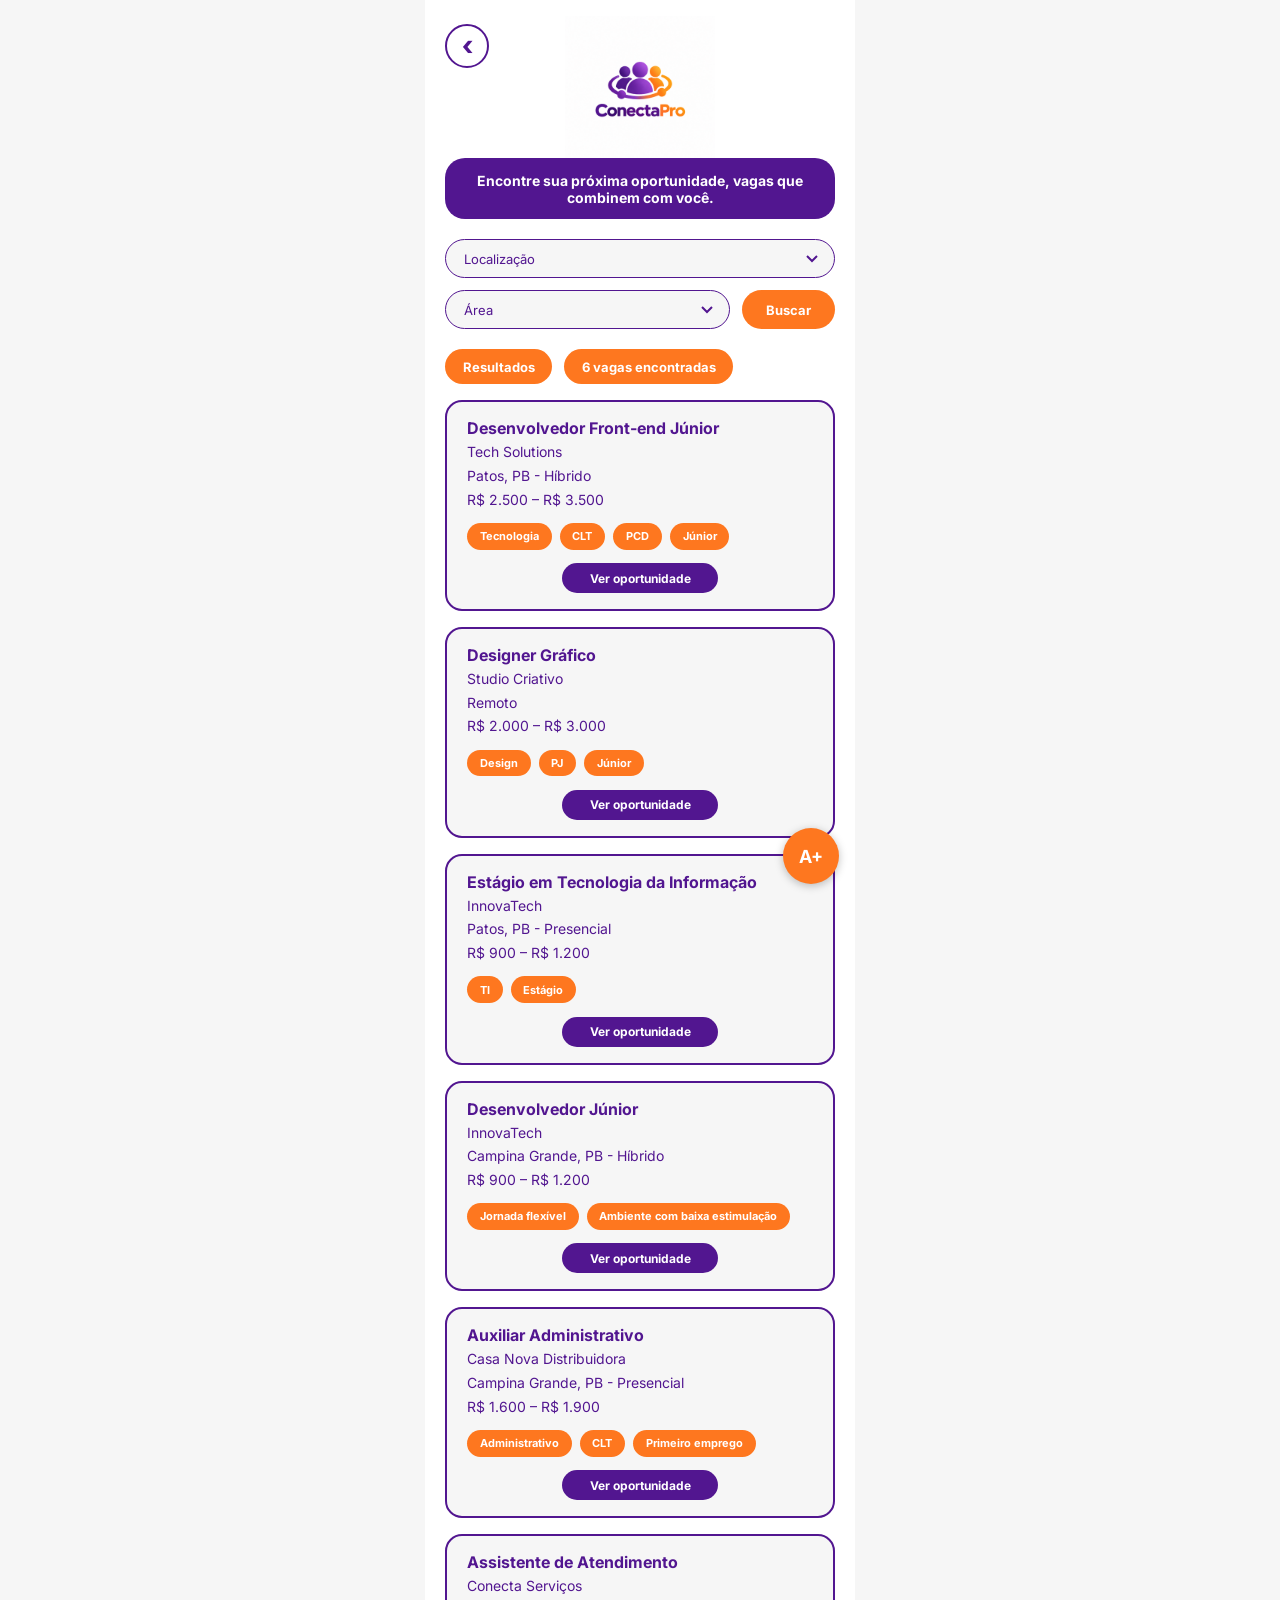
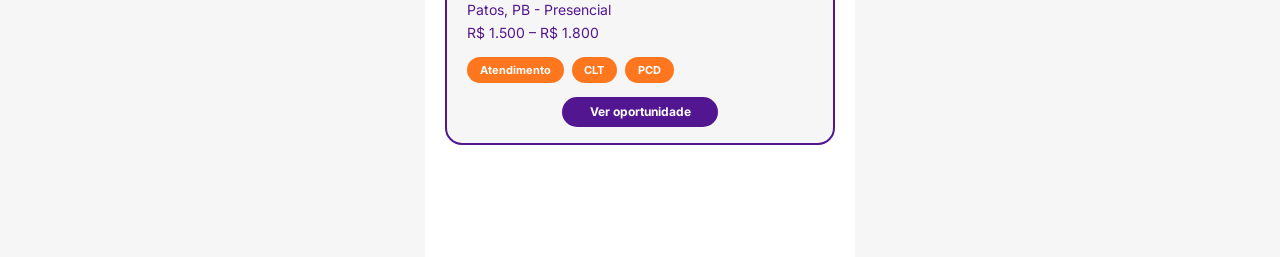
<file: index.html>
<!DOCTYPE html>
<html lang="pt-BR">
<head>
  <meta charset="UTF-8">
  <meta name="viewport" content="width=device-width, initial-scale=1">
  <title>Vagas | ConectaPro</title>
  <link rel="preconnect" href="https://fonts.googleapis.com">
  <link rel="preconnect" href="https://fonts.gstatic.com" crossorigin>
  <link href="https://fonts.googleapis.com/css2?family=Inter:wght@400;500;700&display=swap" rel="stylesheet">
  <link rel="stylesheet" href="css/style.css">
</head>
<body>
  <main class="app">
    <header class="topo">
      <a class="voltar" href="#" onclick="history.back(); return false;" aria-label="Voltar">‹</a>
      <img class="logo" src="img/logo.png" alt="ConectaPro">
      <h1 class="faixa">Encontre sua próxima oportunidade, vagas que combinem com você.</h1>
    </header>

    <form id="filtros" class="filtros">
      <label class="sr-only" for="local">Localização</label>
      <select id="local" class="campo"><option value="">Localização</option></select>
      <div class="linha">
        <label class="sr-only" for="area">Área</label>
        <select id="area" class="campo"><option value="">Área</option></select>
        <button class="btn btn-laranja" type="submit">Buscar</button>
      </div>
    </form>

    <div class="pills">
      <span class="pill">Resultados</span>
      <span class="pill" id="contador" aria-live="polite"></span>
    </div>

    <section id="lista" aria-label="Lista de vagas"></section>
  </main>

  <button class="acess" id="acess" type="button" aria-pressed="false" aria-label="Aumentar tamanho do texto">A+</button>

  <script src="js/comum.js"></script>
  <script src="js/vagas.js"></script>
</body>
</html>
</file>
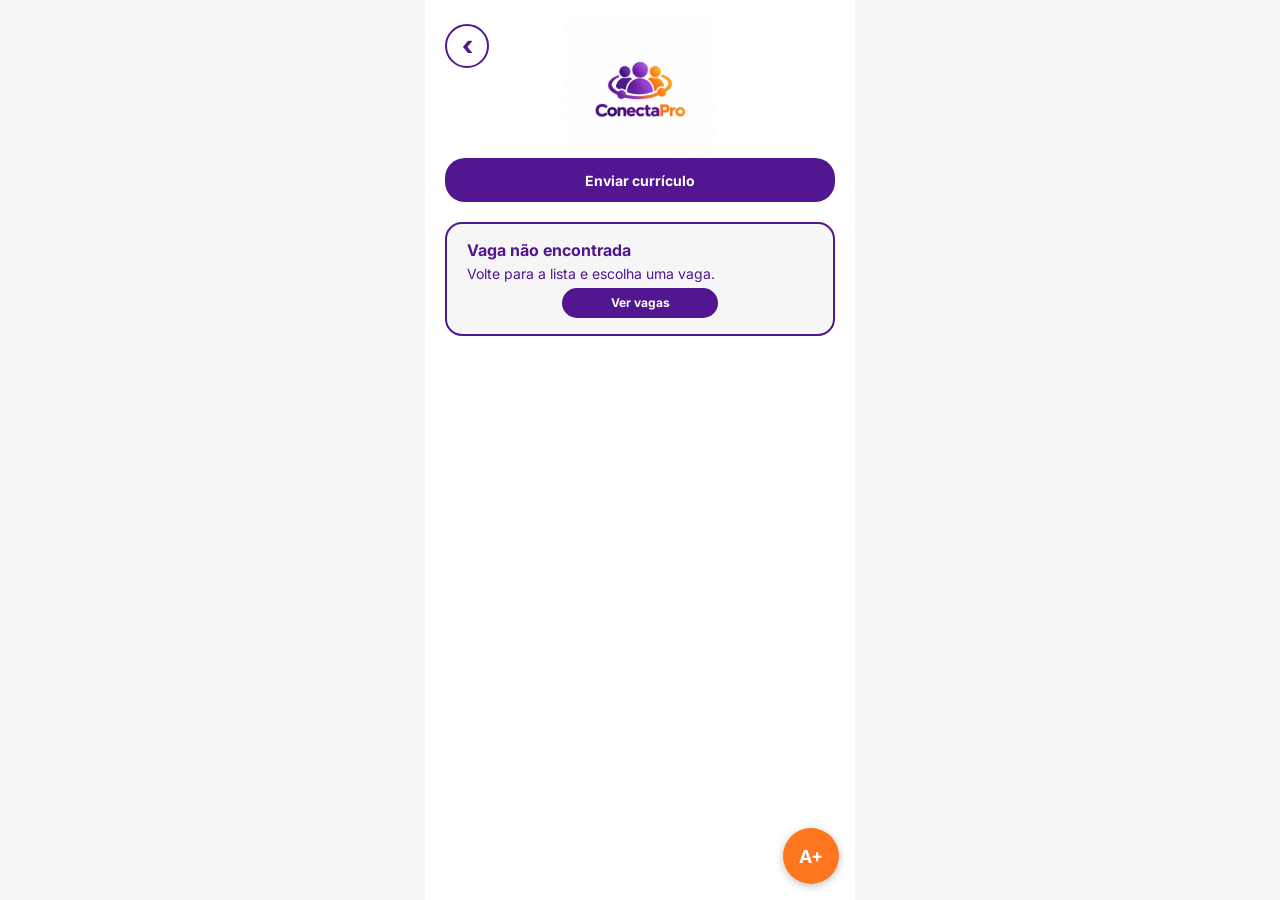
<file: enviar-curriculo.html>
<!DOCTYPE html>
<html lang="pt-BR">
<head>
  <meta charset="UTF-8">
  <meta name="viewport" content="width=device-width, initial-scale=1">
  <title>Enviar currículo | ConectaPro</title>
  <link rel="preconnect" href="https://fonts.googleapis.com">
  <link rel="preconnect" href="https://fonts.gstatic.com" crossorigin>
  <link href="https://fonts.googleapis.com/css2?family=Inter:wght@400;500;700&display=swap" rel="stylesheet">
  <link rel="stylesheet" href="css/style.css">
</head>
<body>
  <main class="app">
    <header class="topo">
      <a class="voltar" href="index.html" aria-label="Voltar para as vagas">‹</a>
      <img class="logo" src="img/logo.png" alt="ConectaPro">
      <h1 class="faixa">Enviar currículo</h1>
    </header>

    <section id="vaga" class="card" aria-label="Vaga escolhida"></section>

    <form id="formEnvio" novalidate>
      <h2 class="titulo-secao">Envie seu currículo</h2>

      <fieldset class="opcoes">
        <legend class="sr-only">Como você quer enviar</legend>
        <label class="opcao"><input type="radio" name="tipo" value="arquivo" checked> Anexar um arquivo</label>
        <label class="opcao"><input type="radio" name="tipo" value="digital"> Usar meu currículo digital</label>
      </fieldset>

      <div id="blocoArquivo">
        <input type="file" id="arquivo" accept=".pdf,.doc,.docx" hidden>
        <button type="button" id="btnAnexar" class="btn btn-roxo btn-cheio" style="margin-top:0">+ Anexar arquivo</button>
        <p class="ajuda">PDF, DOC ou DOCX, até 5 MB.</p>
        <div id="nomeArquivo" class="arquivo" hidden>
          <span id="txtArquivo"></span>
          <button type="button" id="btnRemover">Remover</button>
        </div>
      </div>

      <div id="blocoDigital" class="digital" hidden>
        Gabriel Mendonça – Designer Gráfico &amp; UI Designer<br>
        Vamos enviar o currículo digital do seu perfil.
      </div>

      <label class="rotulo" for="msg">Mensagem para a empresa (opcional)</label>
      <textarea id="msg" class="campo" rows="4" maxlength="500" placeholder="Conte por que você quer essa vaga."></textarea>

      <p id="erro" class="erro" role="alert" hidden></p>
      <button id="btnEnviar" class="btn btn-laranja btn-cheio" type="submit">Enviar currículo</button>
    </form>

    <section id="sucesso" class="sucesso" hidden>
      <div class="marca" aria-hidden="true">✓</div>
      <h2 id="tituloSucesso" tabindex="-1"></h2>
      <p id="textoSucesso"></p>
      <a class="btn btn-roxo" href="index.html">Procurar mais vagas</a>
    </section>
  </main>

  <button class="acess" id="acess" type="button" aria-pressed="false" aria-label="Aumentar tamanho do texto">A+</button>

  <script src="js/comum.js"></script>
  <script src="js/curriculo.js"></script>
</body>
</html>
</file>
<file: css/style.css>
/* ConectaPro - estilos (cores e formas do Figma) */
:root{--roxo:#521690;--laranja:#fe771f;--cinza:#f6f6f6;--branco:#fff;--verde:#00eb56;--erro:#b3261e}
*{box-sizing:border-box;margin:0}
html{font-size:100%}
html.texto-grande{font-size:122%}
body{font-family:'Inter',Arial,sans-serif;color:var(--roxo);background:var(--cinza)}
[hidden]{display:none!important}
:focus-visible{outline:3px solid var(--laranja);outline-offset:2px}
.sr-only{position:absolute;width:1px;height:1px;overflow:hidden;clip:rect(0 0 0 0);white-space:nowrap}

.app{max-width:430px;min-height:100vh;margin:0 auto;padding:1rem 1.25rem 6rem;background:var(--branco)}

/* topo */
.topo{position:relative;display:flex;flex-direction:column;align-items:center;margin-bottom:1.25rem}
.voltar{position:absolute;left:0;top:.5rem;width:44px;height:44px;border:2px solid var(--roxo);border-radius:50%;color:var(--roxo);font-size:1.75rem;font-weight:700;line-height:38px;text-align:center;text-decoration:none}
.logo{width:150px;height:150px;object-fit:contain}
.faixa{width:100%;margin-top:-.5rem;padding:.85rem 1rem;background:var(--roxo);color:#fff;font-size:.875rem;font-weight:700;text-align:center;border-radius:20px}

/* campos e botões */
.campo{width:100%;min-height:39px;padding:.6rem 1.1rem;background:var(--cinza);border:1.5px solid var(--roxo);border-radius:20px;color:var(--roxo);font:inherit;font-size:.8125rem}
select.campo{appearance:none;padding-right:2.5rem;background-repeat:no-repeat;background-position:right 1rem center;background-image:url("data:image/svg+xml,%3Csvg xmlns='http://www.w3.org/2000/svg' width='12' height='8' fill='none' stroke='%23521690' stroke-width='2'%3E%3Cpath d='M1 1l5 5 5-5'/%3E%3C/svg%3E")}
textarea.campo{border-radius:17px;resize:vertical}
.btn{display:inline-flex;align-items:center;justify-content:center;min-height:39px;padding:0 1.5rem;border:0;border-radius:20px;color:#fff;font:inherit;font-size:.8125rem;font-weight:700;text-decoration:none;cursor:pointer}
.btn:hover{filter:brightness(1.12)}
.btn:disabled{opacity:.6;cursor:wait}
.btn-laranja{background:var(--laranja)}
.btn-roxo{background:var(--roxo)}
.btn-cheio{width:100%;margin-top:1.25rem}

/* página de vagas */
.filtros{display:grid;gap:.75rem;margin-bottom:1.25rem}
.linha{display:flex;gap:.75rem}
.linha .campo{flex:1}
.pills{display:flex;flex-wrap:wrap;gap:.75rem;margin-bottom:1rem}
.pill{padding:.6rem 1.1rem;background:var(--laranja);border-radius:20px;color:#fff;font-size:.8125rem;font-weight:700}
.vazio{padding:1.5rem 0;font-size:.875rem;text-align:center}

/* cartão de vaga */
.card{display:flex;flex-direction:column;gap:.25rem;margin-bottom:1rem;padding:1rem 1.25rem;background:var(--cinza);border:2px solid var(--roxo);border-radius:17px}
.card h2{font-size:1rem;font-weight:700}
.card p{font-size:.875rem;line-height:1.4}
.tags{display:flex;flex-wrap:wrap;gap:.5rem;margin:.6rem 0;padding:0;list-style:none}
.tags li{padding:.4rem .8rem;background:var(--laranja);border-radius:20px;color:#fff;font-size:.6875rem;font-weight:700}
.card .btn{align-self:center;min-width:156px;min-height:30px;font-size:.75rem}
.enviado{align-self:center;font-size:.75rem;font-weight:700;margin-bottom:.4rem}

/* página de envio de currículo */
.titulo-secao,.rotulo{display:block;margin:1.25rem 0 .5rem;font-size:.875rem;font-weight:700}
.opcoes{display:grid;gap:.5rem;margin-bottom:1rem;padding:0;border:0}
.opcao{display:flex;align-items:center;gap:.6rem;padding:.7rem 1rem;background:var(--cinza);border:1.5px solid var(--roxo);border-radius:20px;font-size:.8125rem;font-weight:500;cursor:pointer}
.opcao input{width:1.1rem;height:1.1rem;accent-color:var(--laranja)}
.opcao:has(input:checked){background:var(--roxo);color:#fff}
.ajuda{margin-top:.4rem;font-size:.75rem}
.arquivo{display:flex;justify-content:space-between;align-items:center;gap:.75rem;margin-top:.75rem;padding:.6rem 1rem;background:var(--cinza);border:1.5px dashed var(--roxo);border-radius:20px;font-size:.8125rem;word-break:break-all}
.arquivo button{flex:none;border:0;background:none;color:var(--roxo);font:inherit;font-weight:700;text-decoration:underline;cursor:pointer}
.digital{padding:.8rem 1rem;background:var(--cinza);border-radius:17px;font-size:.8125rem;line-height:1.5}
.erro{margin:.75rem 0 0;color:var(--erro);font-size:.8125rem;font-weight:700}
.sucesso{display:grid;justify-items:center;gap:.75rem;padding:1.5rem 0;text-align:center}
.sucesso h2{font-size:1.125rem}
.sucesso p{font-size:.875rem;line-height:1.5}
.marca{display:grid;place-items:center;width:64px;height:64px;background:var(--verde);border-radius:50%;color:var(--roxo);font-size:2rem;font-weight:700}

/* botão de acessibilidade */
.acess{position:fixed;right:max(16px,calc(50% - 199px));bottom:16px;width:56px;height:56px;border:0;border-radius:50%;background:var(--laranja);color:#fff;font:inherit;font-size:1.125rem;font-weight:700;box-shadow:0 2px 8px rgba(0,0,0,.25);cursor:pointer}
.acess[aria-pressed="true"]{background:var(--roxo)}
</file>
